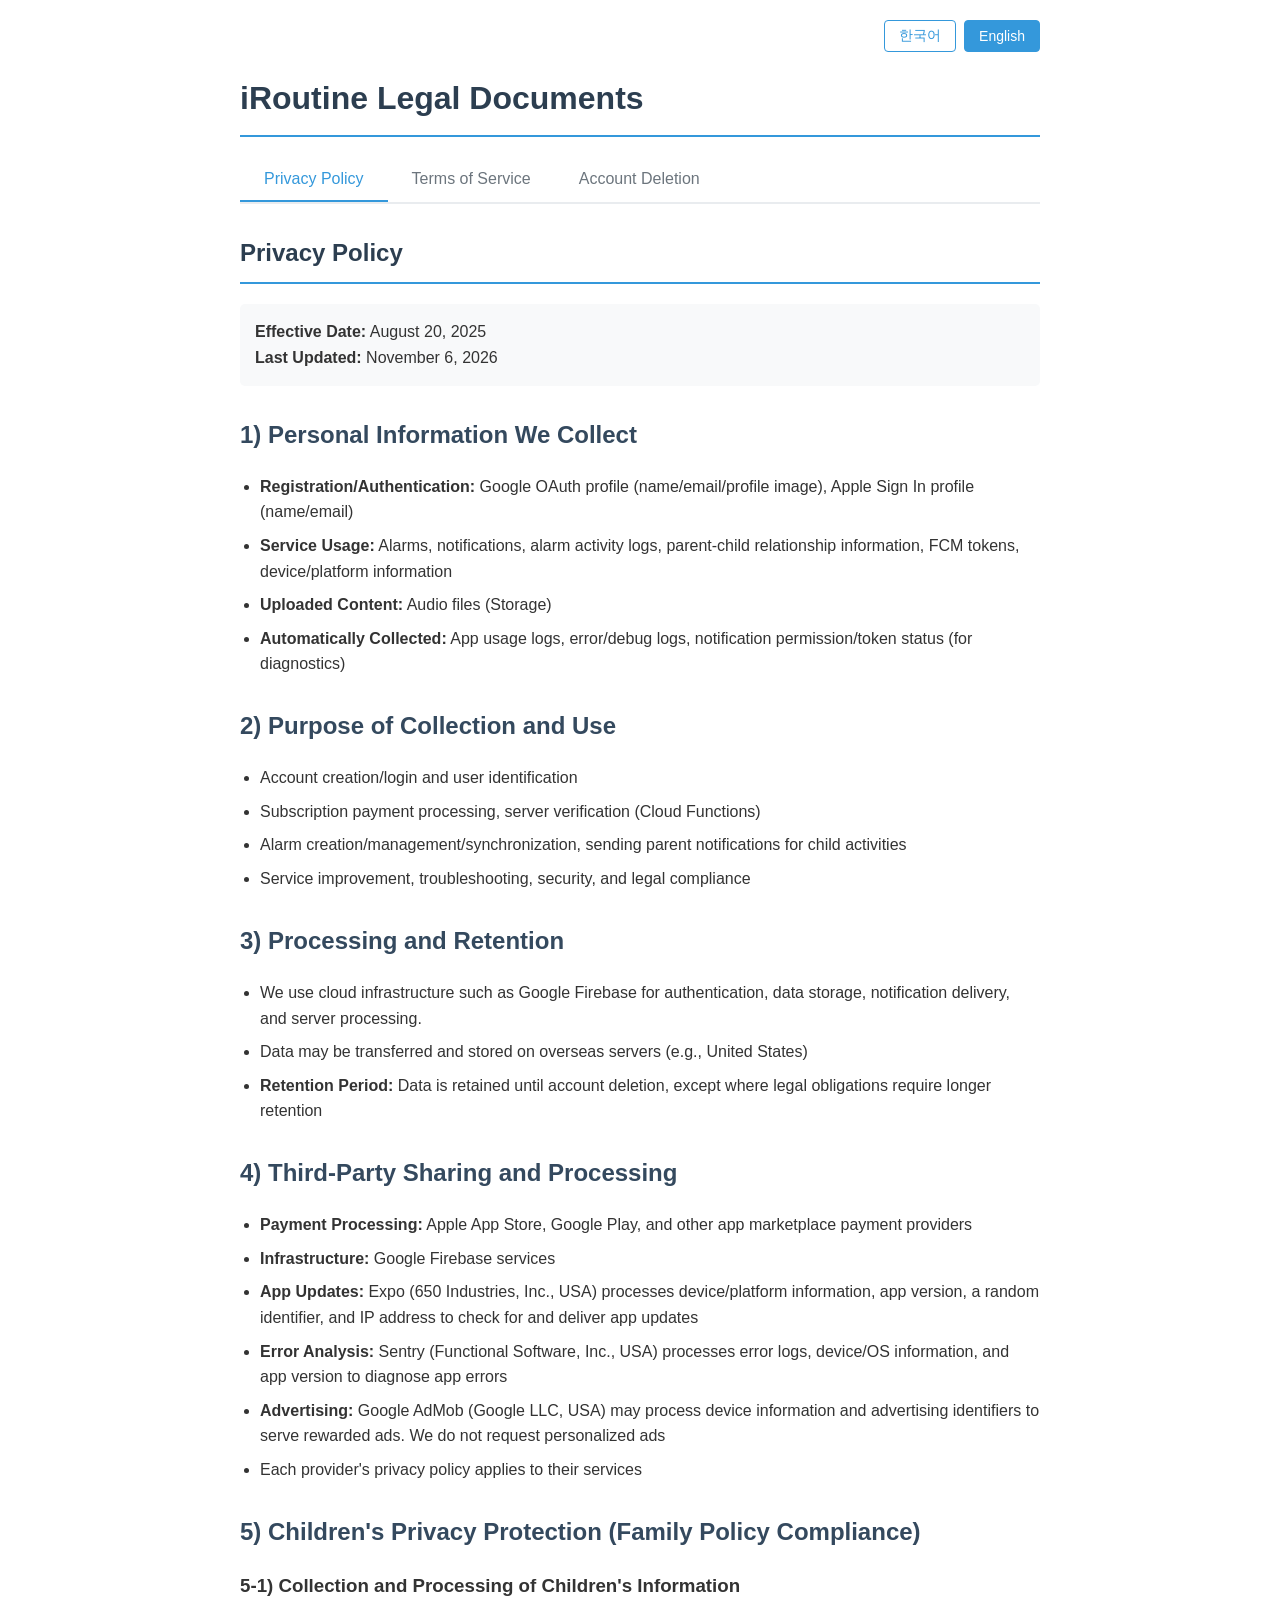
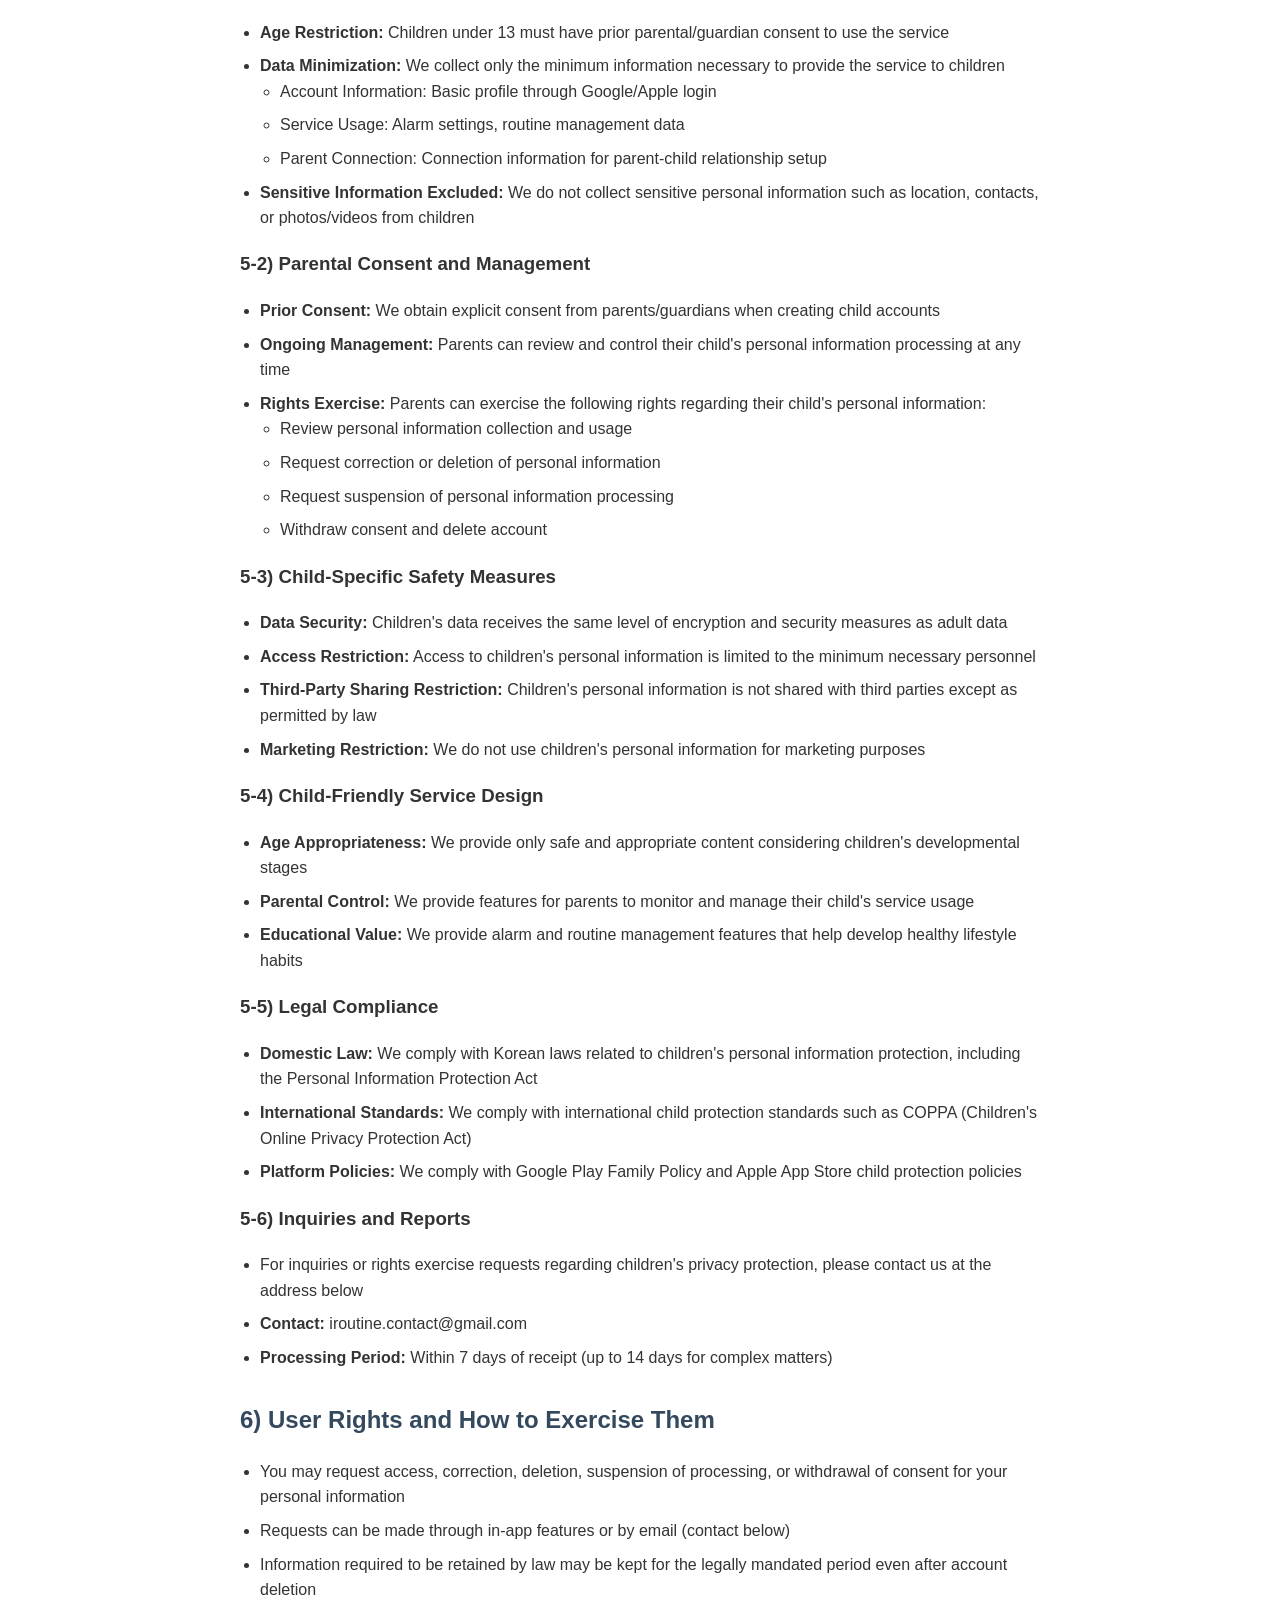
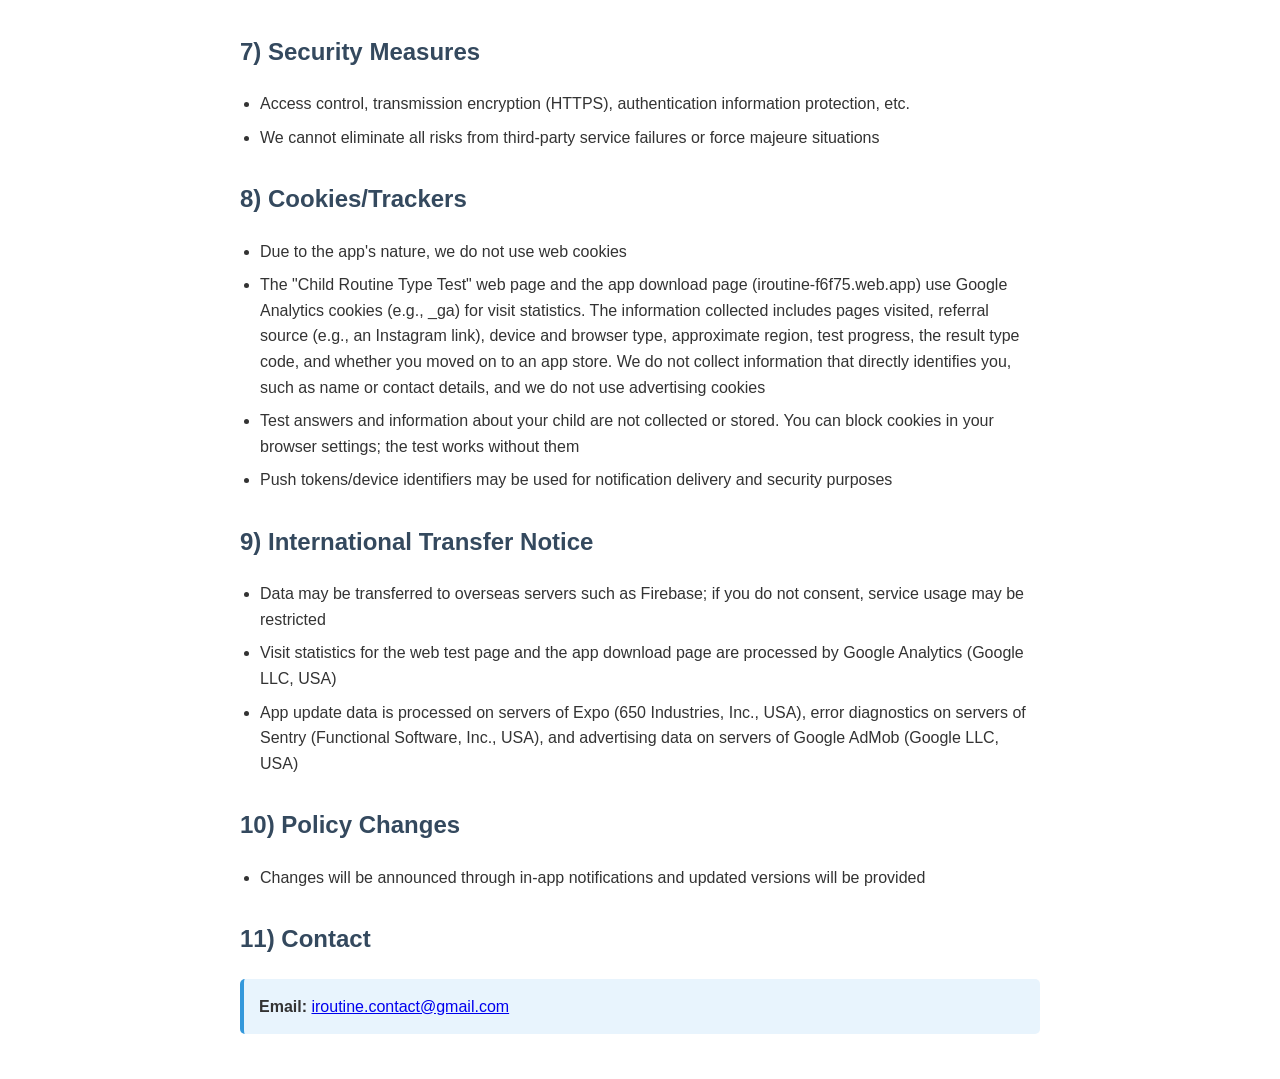
<file: index.html>
<!DOCTYPE html>
<html lang="ko">
    <head>
        <meta charset="UTF-8" />
        <meta name="viewport" content="width=device-width, initial-scale=1.0" />
        <title>iRoutine 개인정보처리방침 (Legal Documents)</title>
        <style>
            body {
                font-family: -apple-system, BlinkMacSystemFont, "Segoe UI",
                    Roboto, sans-serif;
                line-height: 1.6;
                max-width: 800px;
                margin: 0 auto;
                padding: 20px;
                color: #333;
            }
            h1 {
                color: #2c3e50;
                border-bottom: 2px solid #3498db;
                padding-bottom: 10px;
            }
            h2 {
                color: #34495e;
                margin-top: 30px;
            }
            .meta-info {
                background-color: #f8f9fa;
                padding: 15px;
                border-radius: 5px;
                margin-bottom: 30px;
            }
            .contact {
                background-color: #e8f4fd;
                padding: 15px;
                border-radius: 5px;
                border-left: 4px solid #3498db;
            }
            ul {
                padding-left: 20px;
            }
            li {
                margin-bottom: 8px;
            }
            .section {
                margin-bottom: 25px;
            }
            .lang-switch {
                display: flex;
                justify-content: flex-end;
                margin-bottom: 15px;
                gap: 8px;
            }
            .lang-btn {
                padding: 6px 14px;
                border: 1px solid #3498db;
                background: white;
                color: #3498db;
                border-radius: 4px;
                cursor: pointer;
                font-size: 14px;
                transition: all 0.2s;
            }
            .lang-btn.active {
                background: #3498db;
                color: white;
            }
            .lang-btn:hover {
                background: #3498db;
                color: white;
            }
            .nav-tabs {
                display: flex;
                border-bottom: 2px solid #e9ecef;
                margin-bottom: 30px;
                flex-wrap: wrap;
            }
            .nav-tab {
                padding: 12px 24px;
                background: none;
                border: none;
                cursor: pointer;
                font-size: 16px;
                font-weight: 500;
                color: #6c757d;
                border-bottom: 2px solid transparent;
                transition: all 0.3s ease;
            }
            .nav-tab.active {
                color: #3498db;
                border-bottom-color: #3498db;
            }
            .nav-tab:hover {
                color: #3498db;
            }
            .tab-content {
                display: none;
            }
            .tab-content.active {
                display: block;
            }
            .lang-content {
                display: none;
            }
            .lang-content.active {
                display: block;
            }
        </style>
    </head>
    <body>
        <div class="lang-switch">
            <button class="lang-btn active" onclick="switchLang('ko')">
                한국어
            </button>
            <button class="lang-btn" onclick="switchLang('en')">English</button>
        </div>

        <!-- Korean Content -->
        <div id="ko-content" class="lang-content active">
            <h1>iRoutine 법적 문서</h1>

            <div class="nav-tabs" id="ko-tabs">
                <button
                    class="nav-tab active"
                    onclick="showTab('privacy', 'ko')"
                >
                    개인정보처리방침
                </button>
                <button class="nav-tab" onclick="showTab('terms', 'ko')">
                    이용약관
                </button>
                <button class="nav-tab" onclick="showTab('deletion', 'ko')">
                    계정/데이터 삭제
                </button>
            </div>
        </div>

        <!-- English Content -->
        <div id="en-content" class="lang-content">
            <h1>iRoutine Legal Documents</h1>

            <div class="nav-tabs" id="en-tabs">
                <button
                    class="nav-tab active"
                    onclick="showTab('privacy', 'en')"
                >
                    Privacy Policy
                </button>
                <button class="nav-tab" onclick="showTab('terms', 'en')">
                    Terms of Service
                </button>
                <button class="nav-tab" onclick="showTab('deletion', 'en')">
                    Account Deletion
                </button>
            </div>
        </div>

        <!-- Korean Tabs -->
        <div id="ko-privacy-tab" class="tab-content active">
            <h2
                style="
                    color: #2c3e50;
                    border-bottom: 2px solid #3498db;
                    padding-bottom: 10px;
                "
            >
                개인정보처리방침 (국문)
            </h2>

            <div class="meta-info">
                <strong>시행일:</strong> 2025-08-20<br />
                <strong>최종 업데이트:</strong> 2026-11-06
            </div>

            <div class="section">
                <h2>1) 수집하는 개인정보 항목</h2>
                <ul>
                    <li>
                        <strong>가입/인증:</strong> Google OAuth
                        프로필(이름/이메일/프로필 이미지 등), Apple Sign In
                        프로필(이름/이메일 등)
                    </li>
                    <li>
                        <strong>서비스 이용:</strong> 알람, 알림, 알람 활동
                        기록, 부모-자녀 관계 정보, FCM 토큰, 기기/플랫폼 정보
                    </li>
                    <li>
                        <strong>업로드 콘텐츠:</strong> 오디오 파일 등(Storage)
                    </li>
                    <li>
                        <strong>자동 수집:</strong> 앱 이용 로그, 오류/디버그
                        로그, 알림 권한/토큰 상태(진단 목적)
                    </li>
                </ul>
            </div>

            <div class="section">
                <h2>2) 수집·이용 목적</h2>
                <ul>
                    <li>계정 생성/로그인 및 사용자 식별</li>
                    <li>구독 결제 처리, 서버 검증(Cloud Functions)</li>
                    <li>알람 생성/관리/동기화, 자녀 활동의 보호자 알림 전송</li>
                    <li>서비스 개선, 장애 대응, 보안 및 법령 준수</li>
                </ul>
            </div>

            <div class="section">
                <h2>3) 처리 및 보관</h2>
                <ul>
                    <li>
                        Google Firebase 등 클라우드 인프라를 이용하여 인증,
                        데이터 저장, 알림 전송 및 서버 처리를 수행합니다.
                    </li>
                    <li>
                        데이터는 해외(미국 등) 서버로 이전·보관될 수 있습니다
                    </li>
                    <li>
                        <strong>보유기간:</strong> 계정 삭제 시까지 보관하며,
                        관련 법령에 따른 의무 보관기간은 그에 따릅니다
                    </li>
                </ul>
            </div>

            <div class="section">
                <h2>4) 제3자 제공 및 처리위탁</h2>
                <ul>
                    <li>
                        <strong>결제 처리:</strong> Apple App Store, Google Play
                        등 앱마켓 결제사업자
                    </li>
                    <li><strong>인프라:</strong> Google Firebase 전반</li>
                    <li>
                        <strong>앱 업데이트:</strong> Expo(650 Industries, Inc.,
                        미국) — 앱 업데이트 확인·전달 시 기기/플랫폼 정보, 앱 버전,
                        임의 식별자, IP 주소가 처리됩니다
                    </li>
                    <li>
                        <strong>오류 분석:</strong> Sentry(Functional Software,
                        Inc., 미국) — 앱 오류 진단을 위해 오류 로그, 기기/운영체제
                        정보, 앱 버전이 처리됩니다
                    </li>
                    <li>
                        <strong>광고:</strong> Google AdMob(Google LLC, 미국) —
                        보상형 광고 제공 과정에서 기기 정보와 광고 식별자 등이
                        처리될 수 있으며, 맞춤형 광고는 요청하지 않습니다
                    </li>
                    <li>각 사업자의 개인정보 처리방침이 적용됩니다</li>
                </ul>
            </div>

            <div class="section">
                <h2>5) 아동의 개인정보 보호 (가족 정책 준수)</h2>

                <h3>5-1) 아동 정보 수집 및 처리</h3>
                <ul>
                    <li>
                        <strong>연령 제한:</strong> 만 13세 미만 아동의 경우
                        반드시 부모/보호자의 사전 동의를 받아 서비스를
                        이용합니다
                    </li>
                    <li>
                        <strong>수집 최소화:</strong> 아동에게는 서비스 제공에
                        필요한 최소한의 정보만 수집합니다
                        <ul>
                            <li>
                                계정 정보: Google/Apple 로그인을 통한 기본
                                프로필
                            </li>
                            <li>서비스 이용: 알람 설정, 루틴 관리 데이터</li>
                            <li>
                                부모 연동: 부모-자녀 관계 설정을 위한 연결 정보
                            </li>
                        </ul>
                    </li>
                    <li>
                        <strong>민감정보 제외:</strong> 아동의 위치정보, 연락처,
                        사진/영상 등 민감한 개인정보는 수집하지 않습니다
                    </li>
                </ul>

                <h3>5-2) 부모 동의 및 관리</h3>
                <ul>
                    <li>
                        <strong>사전 동의:</strong> 아동 계정 생성 시
                        부모/보호자의 명시적 동의를 받습니다
                    </li>
                    <li>
                        <strong>지속적 관리:</strong> 부모는 언제든지 자녀의
                        개인정보 처리 현황을 확인하고 통제할 수 있습니다
                    </li>
                    <li>
                        <strong>권리 행사:</strong> 부모는 자녀의 개인정보에
                        대해 다음 권리를 행사할 수 있습니다
                        <ul>
                            <li>개인정보 수집·이용 내역 확인</li>
                            <li>개인정보 정정·삭제 요구</li>
                            <li>개인정보 처리 정지 요구</li>
                            <li>동의 철회 및 계정 삭제</li>
                        </ul>
                    </li>
                </ul>

                <h3>5-3) 아동 맞춤 안전성 확보</h3>
                <ul>
                    <li>
                        <strong>데이터 보안:</strong> 아동 데이터는 성인
                        데이터와 동일한 수준의 암호화 및 보안 조치를 적용합니다
                    </li>
                    <li>
                        <strong>접근 제한:</strong> 아동 개인정보에 대한 접근
                        권한을 최소한의 필요 인원으로 제한합니다
                    </li>
                    <li>
                        <strong>제3자 제공 제한:</strong> 아동의 개인정보는
                        법령에서 허용하는 경우를 제외하고 제3자에게 제공하지
                        않습니다
                    </li>
                    <li>
                        <strong>마케팅 제한:</strong> 아동을 대상으로 한 마케팅
                        목적의 개인정보 이용은 하지 않습니다
                    </li>
                </ul>

                <h3>5-4) 아동 친화적 서비스 설계</h3>
                <ul>
                    <li>
                        <strong>연령 적합성:</strong> 아동의 발달 단계를 고려한
                        안전하고 적절한 콘텐츠만 제공합니다
                    </li>
                    <li>
                        <strong>부모 통제:</strong> 부모가 자녀의 서비스 이용을
                        모니터링하고 관리할 수 있는 기능을 제공합니다
                    </li>
                    <li>
                        <strong>교육적 가치:</strong> 건전한 생활 습관 형성에
                        도움이 되는 알람 및 루틴 관리 기능을 제공합니다
                    </li>
                </ul>

                <h3>5-5) 법적 준수 사항</h3>
                <ul>
                    <li>
                        <strong>국내법 준수:</strong> 개인정보보호법,
                        정보통신망법 등 국내 아동 개인정보 보호 관련 법령을
                        준수합니다
                    </li>
                    <li>
                        <strong>국제 기준:</strong> COPPA(미국 아동 온라인
                        개인정보보호법) 등 국제적 아동 보호 기준을 준수합니다
                    </li>
                    <li>
                        <strong>플랫폼 정책:</strong> Google Play 가족 정책,
                        Apple App Store 아동 보호 정책을 준수합니다
                    </li>
                </ul>

                <h3>5-6) 문의 및 신고</h3>
                <ul>
                    <li>
                        아동 개인정보 보호 관련 문의사항이나 권리 행사 요청은
                        하기 연락처로 문의해 주시기 바랍니다
                    </li>
                    <li>
                        <strong>전담 문의처:</strong> iroutine.contact@gmail.com
                    </li>
                    <li>
                        <strong>처리 기간:</strong> 접수 후 7일 이내 처리
                        (복잡한 사안의 경우 14일 이내)
                    </li>
                </ul>
            </div>

            <div class="section">
                <h2>6) 이용자 권리와 행사 방법</h2>
                <ul>
                    <li>
                        개인정보 열람·정정·삭제·처리정지, 동의 철회 요청 가능
                    </li>
                    <li>앱 내 기능 또는 이메일(하기 문의처)로 요청</li>
                    <li>
                        계정 삭제 후에도 법령상 보관 의무가 있는 정보는 해당
                        기간 동안 보관될 수 있습니다
                    </li>
                </ul>
            </div>

            <div class="section">
                <h2>7) 안전성 확보 조치</h2>
                <ul>
                    <li>
                        접근권한 통제, 전송구간 암호화(HTTPS), 인증정보 보호 등
                    </li>
                    <li>
                        제3자 서비스 장애/불가항력 상황에 대해 모든 위험을
                        제거할 수는 없습니다
                    </li>
                </ul>
            </div>

            <div class="section">
                <h2>8) 쿠키/추적기</h2>
                <ul>
                    <li>앱 특성상 웹 쿠키는 사용하지 않습니다</li>
                    <li>
                        웹 페이지 「우리 아이 루틴 유형 테스트」와 앱 다운로드 안내
                        페이지(iroutine-f6f75.web.app)는 방문 통계를 위해 Google
                        Analytics 쿠키(_ga 등)를 사용합니다. 수집되는 정보는 방문한
                        페이지, 유입 경로(예: 인스타그램 링크), 기기·브라우저 종류,
                        대략적인 지역, 테스트 진행 단계와 결과 유형 코드, 스토어 이동
                        여부이며, 이름·연락처 등 개인을 직접 식별하는
                        정보는 수집하지 않습니다. 광고용 쿠키는 사용하지 않습니다
                    </li>
                    <li>
                        테스트 답변과 아이 정보는 수집·저장하지 않습니다. 브라우저
                        설정에서 쿠키를 차단할 수 있으며, 차단해도 테스트 이용에는
                        지장이 없습니다
                    </li>
                    <li>
                        푸시 토큰/기기 식별자는 알림 전송·보안 목적으로 사용될
                        수 있습니다
                    </li>
                </ul>
            </div>

            <div class="section">
                <h2>9) 국외이전 고지</h2>
                <ul>
                    <li>
                        Firebase 등 해외 서버로 이전될 수 있으며, 이에 동의하지
                        않으면 서비스 이용에 제한이 있을 수 있습니다
                    </li>
                    <li>
                        웹 테스트 페이지와 앱 다운로드 안내 페이지의 방문 통계는
                        Google Analytics(Google LLC, 미국)를 통해 처리됩니다
                    </li>
                    <li>
                        앱 업데이트 확인·전달 정보는 Expo(650 Industries, Inc.,
                        미국), 오류 진단 정보는 Sentry(Functional Software, Inc.,
                        미국), 광고 관련 정보는 Google AdMob(Google LLC, 미국)
                        서버에서 처리됩니다
                    </li>
                </ul>
            </div>

            <div class="section">
                <h2>10) 정책 변경</h2>
                <ul>
                    <li>변경 시 앱 내 공지 및 업데이트된 버전을 제공합니다</li>
                </ul>
            </div>

            <div class="section">
                <h2>11) 문의처</h2>
                <div class="contact">
                    <strong>이메일:</strong>
                    <a href="mailto:iroutine.contact@gmail.com"
                        >iroutine.contact@gmail.com</a
                    >
                </div>
            </div>
        </div>

        <div id="ko-terms-tab" class="tab-content">
            <h2
                style="
                    color: #2c3e50;
                    border-bottom: 2px solid #3498db;
                    padding-bottom: 10px;
                "
            >
                이용약관 및 최종 사용자 라이선스 계약 (EULA)
            </h2>

            <div class="meta-info">
                <strong>시행일:</strong> 2025-08-20<br />
                <strong>최종 업데이트:</strong> 2025-08-20<br />
                <strong>문의:</strong> iroutine.contact@gmail.com
            </div>

            <div class="section">
                <h2>1) 목적 및 라이선스 부여</h2>
                <ul>
                    <li>
                        본 약관은 iRoutine(이하 "서비스")의 이용 조건 및 절차,
                        이용자와 회사의 권리·의무를 정합니다.
                    </li>
                    <li>
                        회사는 본 약관에 따라 이용자에게 서비스를 이용할 수 있는
                        비독점적, 양도불가능한 라이선스를 부여합니다.
                    </li>
                    <li>
                        본 약관은 최종 사용자 라이선스 계약(EULA)으로서의 효력을
                        가집니다.
                    </li>
                </ul>
            </div>

            <div class="section">
                <h2>2) 계정 및 자격</h2>
                <ul>
                    <li>
                        만 14세 미만의 이용은 보호자(부모) 계정의 동의 및 관리
                        하에 이루어집니다.
                    </li>
                    <li>
                        이용자는 가입 시 정확한 정보를 제공해야 하며, 타인의
                        권리를 침해하지 않습니다.
                    </li>
                </ul>
            </div>

            <div class="section">
                <h2>3) 서비스 내용</h2>
                <ul>
                    <li>
                        알람/루틴 생성·수정·삭제, 알림 전송, 부모-자녀 연동을
                        통한 보호자의 자녀 알람 관리 기능을 제공합니다.
                    </li>
                    <li>
                        알람/루틴의 생성·수정·삭제 기능은 보호자(부모) 계정에
                        제공되며, 자녀 계정은 보호자가 설정한 알람/루틴을 확인
                        및 수행(예: 출발/도착, 루틴 체크)하는 기능을 제공합니다.
                    </li>
                    <li>
                        회사는 서비스 운영 정책에 따라 보호자(부모) 계정의
                        알람/루틴 생성 기능에 일일 제공량 또는 이용 제한을 둘 수
                        있습니다. 보호자(부모)가 1일 1회를 초과하여 알람 또는
                        루틴을 추가로 생성하려는 경우, 추가 생성 기능 이용을
                        위해 광고 시청이 필요할 수 있으며, 구체적인 기준 및
                        정책은 서비스 내 안내에 따릅니다.
                    </li>
                    <li>
                        서비스는 지속적으로 개선·변경될 수 있으며, 중요한 변경
                        시 앱 공지로 안내합니다.
                    </li>
                </ul>
            </div>

            <div class="section">
                <h2>4) 구독 및 결제</h2>
                <ul>
                    <li>프리미엄 기능은 자동 갱신형 구독으로 제공됩니다.</li>
                    <li>
                        가격: 월 1,100원, 연 8,800원(실제 청구 금액과 세금은 각
                        앱마켓 표기/정책 기준을 따릅니다).
                    </li>
                    <li>
                        결제/청구/환불/취소는 Apple App Store 또는 Google Play
                        스토어 정책을 따릅니다.
                    </li>
                    <li>
                        구독은 현재 기간 종료 24시간 전 자동 갱신될 수 있으며,
                        갱신 관리는 각 스토어의 구독 관리 화면에서 할 수
                        있습니다.
                    </li>
                    <li>
                        구매 취소(청약철회) 관련: 취소/환불은 각 스토어 정책 및
                        심사 결과에 따릅니다.
                    </li>
                </ul>
            </div>

            <div class="section">
                <h2>5) 보호자-자녀 기능</h2>
                <ul>
                    <li>
                        보호자는 자녀 계정의 알람을 생성·변경·삭제할 수 있으며,
                        자녀 활동 알림을 수신할 수 있습니다.
                    </li>
                    <li>
                        보호자는 해당 기능 사용에 따른 책임을 부담하며, 자녀
                        개인정보를 적법하게 처리해야 합니다.
                    </li>
                </ul>
            </div>

            <div class="section">
                <h2>6) 이용자의 의무</h2>
                <ul>
                    <li>법령·약관·공지 준수 및 타인의 권리 침해 금지.</li>
                    <li>
                        계정 보안(비밀번호/기기 관리) 유지에 주의해야 합니다.
                    </li>
                </ul>
            </div>

            <div class="section">
                <h2>7) 금지 행위</h2>
                <ul>
                    <li>
                        비정상적 접근, 리버스 엔지니어링, 스팸/악성코드 유포,
                        타인의 계정·데이터 무단 접근 등.
                    </li>
                </ul>
            </div>

            <div class="section">
                <h2>8) 서비스 제공의 중단</h2>
                <ul>
                    <li>
                        시스템 점검, 천재지변, 제3자 서비스(Firebase, 앱마켓
                        결제 등) 장애로 일시 중단될 수 있습니다.
                    </li>
                </ul>
            </div>

            <div class="section">
                <h2>9) 지적재산권</h2>
                <ul>
                    <li>
                        서비스 및 제공 콘텐츠의 권리는 회사 또는 정당한
                        권리자에게 있으며, 무단 사용을 금합니다.
                    </li>
                </ul>
            </div>

            <div class="section">
                <h2>10) 책임 제한</h2>
                <ul>
                    <li>
                        무료 제공 기능 또는 불가항력·제3자 서비스 장애로 인한
                        손해에 대해 회사는 책임을 지지 않습니다.
                    </li>
                    <li>
                        유료 구독 관련 환불/청구 분쟁은 우선 각 스토어 정책을
                        따릅니다.
                    </li>
                </ul>
            </div>

            <div class="section">
                <h2>11) 계약 해지</h2>
                <ul>
                    <li>
                        이용자는 언제든지 각 스토어에서 구독을 해지할 수
                        있습니다. 계정 삭제는 앱 또는 문의 채널을 통해 요청할 수
                        있습니다.
                    </li>
                </ul>
            </div>

            <div class="section">
                <h2>12) 약관의 변경</h2>
                <ul>
                    <li>
                        변경 시 적용일자 및 사유를 사전에 공지합니다. 중요한
                        변경은 앱 내 공지와 함께 고지됩니다.
                    </li>
                </ul>
            </div>

            <div class="section">
                <h2>13) 준거법 및 분쟁 해결</h2>
                <ul>
                    <li>
                        대한민국 법률을 준거법으로 하며, 분쟁은 관할 법원에서
                        해결합니다.
                    </li>
                </ul>
            </div>

            <div class="section">
                <h2>14) 문의처</h2>
                <div class="contact">
                    <strong>이메일:</strong>
                    <a href="mailto:iroutine.contact@gmail.com"
                        >iroutine.contact@gmail.com</a
                    >
                </div>
            </div>
        </div>

        <div id="ko-deletion-tab" class="tab-content">
            <h2
                style="
                    color: #2c3e50;
                    border-bottom: 2px solid #3498db;
                    padding-bottom: 10px;
                "
            >
                계정/데이터 삭제 안내
            </h2>

            <div class="meta-info">
                <strong>시행일:</strong> 2025-08-20<br />
                <strong>최종 업데이트:</strong> 2025-08-20<br />
                <strong>문의:</strong> iroutine.contact@gmail.com
            </div>

            <div class="section">
                <h2>1) 삭제 대상 및 범위</h2>
                <ul>
                    <li>계정 기본 정보: 이름, 이메일, 역할(부모/자녀)</li>
                    <li>가족/관계 정보: 부모-자녀 연결 정보</li>
                    <li>
                        앱 데이터: 알람 설정, 알람 활동
                        기록(확인/해제/스누즈/놓침)
                    </li>
                    <li>기기 식별자: 푸시 알림용 FCM 토큰</li>
                </ul>
            </div>

            <div class="section">
                <h2>2) 보관 및 삭제 시점</h2>
                <ul>
                    <li>
                        법령 준수 및 분쟁 대응을 위해 최대 90일 이내 최소한의
                        기록을 보관할 수 있습니다.
                    </li>
                    <li>보관 기간 경과 후 관련 데이터는 영구 삭제됩니다.</li>
                </ul>
            </div>

            <div class="section">
                <h2>3) 계정/데이터 삭제 요청 방법</h2>
                <ul>
                    <li>아래 이메일로 삭제를 요청해 주세요.</li>
                    <li>
                        메일
                        <strong>제목에 반드시 [데이터 삭제 요청]</strong> 문구를
                        포함해 주세요.
                    </li>
                    <li>
                        요청 메일 본문에는 다음 정보를 기재해 주세요.
                        <ul>
                            <li><strong>성함</strong></li>
                            <li><strong>전화번호</strong></li>
                            <li>
                                <strong>로그인에 사용한 이메일 주소</strong>
                                (보내시는 이메일이 로그인 이메일과 동일하면 본인
                                확인에 유리합니다)
                            </li>
                        </ul>
                    </li>
                    <li>
                        <strong>처리 기간:</strong> 접수 후 영업일 기준 7~14일
                    </li>
                </ul>
                <div class="contact">
                    <p>
                        <strong>이메일:</strong>
                        <a
                            href="mailto:iroutine.contact@gmail.com?subject=%5B%EB%8D%B0%EC%9D%B4%ED%84%B0%20%EC%82%AD%EC%A0%9C%20%EC%9A%94%EC%B2%AD%5D&body=%EC%84%B1%ED%95%A8%3A%0A%EC%A0%84%ED%99%94%EB%B2%88%ED%98%B8%3A%0A%EB%A1%9C%EA%B7%B8%EC%9D%B8%EC%97%90%20%EC%82%AC%EC%9A%A9%ED%95%9C%20%EC%9D%B4%EB%A9%94%EC%9D%BC%20%EC%A3%BC%EC%86%8C%3A%0A%EA%B8%B0%ED%83%80%20%EC%9A%94%EC%B2%AD%EC%82%AC%ED%95%AD%3A%0A%0A%EC%A3%BC%EC%9D%98%3A%20%EA%B3%84%EC%A0%95%20%EC%82%AD%EC%A0%9C%EB%8A%94%20%EB%B3%B5%EA%B5%AC%EA%B0%80%20%EB%B6%88%EA%B0%80%ED%95%A9%EB%8B%88%EB%8B%A4%2E"
                            >iroutine.contact@gmail.com</a
                        >
                    </p>
                    <p style="margin-top: 8px; font-size: 14px; color: #555">
                        예시 제목: [데이터 삭제 요청] iRoutine 계정 삭제 요청
                    </p>
                </div>
            </div>

            <div class="section">
                <h2>4) 주의사항</h2>
                <ul>
                    <li>삭제 완료 후에는 복구가 불가능합니다.</li>
                    <li>
                        부모/자녀 관계로 연결된 다른 사용자에게 영향이 있을 수
                        있으니 신중히 요청해 주세요.
                    </li>
                </ul>
            </div>
        </div>

        <!-- English Tabs -->
        <div id="en-privacy-tab" class="tab-content">
            <h2
                style="
                    color: #2c3e50;
                    border-bottom: 2px solid #3498db;
                    padding-bottom: 10px;
                "
            >
                Privacy Policy
            </h2>

            <div class="meta-info">
                <strong>Effective Date:</strong> August 20, 2025<br />
                <strong>Last Updated:</strong> November 6, 2026
            </div>

            <div class="section">
                <h2>1) Personal Information We Collect</h2>
                <ul>
                    <li>
                        <strong>Registration/Authentication:</strong> Google
                        OAuth profile (name/email/profile image), Apple Sign In
                        profile (name/email)
                    </li>
                    <li>
                        <strong>Service Usage:</strong> Alarms, notifications,
                        alarm activity logs, parent-child relationship
                        information, FCM tokens, device/platform information
                    </li>
                    <li>
                        <strong>Uploaded Content:</strong> Audio files (Storage)
                    </li>
                    <li>
                        <strong>Automatically Collected:</strong> App usage
                        logs, error/debug logs, notification permission/token
                        status (for diagnostics)
                    </li>
                </ul>
            </div>

            <div class="section">
                <h2>2) Purpose of Collection and Use</h2>
                <ul>
                    <li>Account creation/login and user identification</li>
                    <li>
                        Subscription payment processing, server verification
                        (Cloud Functions)
                    </li>
                    <li>
                        Alarm creation/management/synchronization, sending
                        parent notifications for child activities
                    </li>
                    <li>
                        Service improvement, troubleshooting, security, and
                        legal compliance
                    </li>
                </ul>
            </div>

            <div class="section">
                <h2>3) Processing and Retention</h2>
                <ul>
                    <li>
                        We use cloud infrastructure such as Google Firebase for
                        authentication, data storage, notification delivery, and
                        server processing.
                    </li>
                    <li>
                        Data may be transferred and stored on overseas servers
                        (e.g., United States)
                    </li>
                    <li>
                        <strong>Retention Period:</strong> Data is retained
                        until account deletion, except where legal obligations
                        require longer retention
                    </li>
                </ul>
            </div>

            <div class="section">
                <h2>4) Third-Party Sharing and Processing</h2>
                <ul>
                    <li>
                        <strong>Payment Processing:</strong> Apple App Store,
                        Google Play, and other app marketplace payment providers
                    </li>
                    <li>
                        <strong>Infrastructure:</strong> Google Firebase
                        services
                    </li>
                    <li>
                        <strong>App Updates:</strong> Expo (650 Industries, Inc.,
                        USA) processes device/platform information, app version,
                        a random identifier, and IP address to check for and
                        deliver app updates
                    </li>
                    <li>
                        <strong>Error Analysis:</strong> Sentry (Functional
                        Software, Inc., USA) processes error logs, device/OS
                        information, and app version to diagnose app errors
                    </li>
                    <li>
                        <strong>Advertising:</strong> Google AdMob (Google LLC,
                        USA) may process device information and advertising
                        identifiers to serve rewarded ads. We do not request
                        personalized ads
                    </li>
                    <li>
                        Each provider's privacy policy applies to their services
                    </li>
                </ul>
            </div>

            <div class="section">
                <h2>
                    5) Children's Privacy Protection (Family Policy Compliance)
                </h2>

                <h3>
                    5-1) Collection and Processing of Children's Information
                </h3>
                <ul>
                    <li>
                        <strong>Age Restriction:</strong> Children under 13 must
                        have prior parental/guardian consent to use the service
                    </li>
                    <li>
                        <strong>Data Minimization:</strong> We collect only the
                        minimum information necessary to provide the service to
                        children
                        <ul>
                            <li>
                                Account Information: Basic profile through
                                Google/Apple login
                            </li>
                            <li>
                                Service Usage: Alarm settings, routine
                                management data
                            </li>
                            <li>
                                Parent Connection: Connection information for
                                parent-child relationship setup
                            </li>
                        </ul>
                    </li>
                    <li>
                        <strong>Sensitive Information Excluded:</strong> We do
                        not collect sensitive personal information such as
                        location, contacts, or photos/videos from children
                    </li>
                </ul>

                <h3>5-2) Parental Consent and Management</h3>
                <ul>
                    <li>
                        <strong>Prior Consent:</strong> We obtain explicit
                        consent from parents/guardians when creating child
                        accounts
                    </li>
                    <li>
                        <strong>Ongoing Management:</strong> Parents can review
                        and control their child's personal information
                        processing at any time
                    </li>
                    <li>
                        <strong>Rights Exercise:</strong> Parents can exercise
                        the following rights regarding their child's personal
                        information:
                        <ul>
                            <li>
                                Review personal information collection and usage
                            </li>
                            <li>
                                Request correction or deletion of personal
                                information
                            </li>
                            <li>
                                Request suspension of personal information
                                processing
                            </li>
                            <li>Withdraw consent and delete account</li>
                        </ul>
                    </li>
                </ul>

                <h3>5-3) Child-Specific Safety Measures</h3>
                <ul>
                    <li>
                        <strong>Data Security:</strong> Children's data receives
                        the same level of encryption and security measures as
                        adult data
                    </li>
                    <li>
                        <strong>Access Restriction:</strong> Access to
                        children's personal information is limited to the
                        minimum necessary personnel
                    </li>
                    <li>
                        <strong>Third-Party Sharing Restriction:</strong>
                        Children's personal information is not shared with third
                        parties except as permitted by law
                    </li>
                    <li>
                        <strong>Marketing Restriction:</strong> We do not use
                        children's personal information for marketing purposes
                    </li>
                </ul>

                <h3>5-4) Child-Friendly Service Design</h3>
                <ul>
                    <li>
                        <strong>Age Appropriateness:</strong> We provide only
                        safe and appropriate content considering children's
                        developmental stages
                    </li>
                    <li>
                        <strong>Parental Control:</strong> We provide features
                        for parents to monitor and manage their child's service
                        usage
                    </li>
                    <li>
                        <strong>Educational Value:</strong> We provide alarm and
                        routine management features that help develop healthy
                        lifestyle habits
                    </li>
                </ul>

                <h3>5-5) Legal Compliance</h3>
                <ul>
                    <li>
                        <strong>Domestic Law:</strong> We comply with Korean
                        laws related to children's personal information
                        protection, including the Personal Information
                        Protection Act
                    </li>
                    <li>
                        <strong>International Standards:</strong> We comply with
                        international child protection standards such as COPPA
                        (Children's Online Privacy Protection Act)
                    </li>
                    <li>
                        <strong>Platform Policies:</strong> We comply with
                        Google Play Family Policy and Apple App Store child
                        protection policies
                    </li>
                </ul>

                <h3>5-6) Inquiries and Reports</h3>
                <ul>
                    <li>
                        For inquiries or rights exercise requests regarding
                        children's privacy protection, please contact us at the
                        address below
                    </li>
                    <li>
                        <strong>Contact:</strong> iroutine.contact@gmail.com
                    </li>
                    <li>
                        <strong>Processing Period:</strong> Within 7 days of
                        receipt (up to 14 days for complex matters)
                    </li>
                </ul>
            </div>

            <div class="section">
                <h2>6) User Rights and How to Exercise Them</h2>
                <ul>
                    <li>
                        You may request access, correction, deletion, suspension
                        of processing, or withdrawal of consent for your
                        personal information
                    </li>
                    <li>
                        Requests can be made through in-app features or by email
                        (contact below)
                    </li>
                    <li>
                        Information required to be retained by law may be kept
                        for the legally mandated period even after account
                        deletion
                    </li>
                </ul>
            </div>

            <div class="section">
                <h2>7) Security Measures</h2>
                <ul>
                    <li>
                        Access control, transmission encryption (HTTPS),
                        authentication information protection, etc.
                    </li>
                    <li>
                        We cannot eliminate all risks from third-party service
                        failures or force majeure situations
                    </li>
                </ul>
            </div>

            <div class="section">
                <h2>8) Cookies/Trackers</h2>
                <ul>
                    <li>Due to the app's nature, we do not use web cookies</li>
                    <li>
                        The "Child Routine Type Test" web page and the app download
                        page (iroutine-f6f75.web.app) use Google Analytics cookies
                        (e.g., _ga) for visit statistics. The information collected
                        includes pages visited, referral source (e.g., an Instagram
                        link), device and browser type, approximate region, test
                        progress, the result type code, and whether you moved on to
                        an app store. We do not collect information that
                        directly identifies you, such as name or contact details,
                        and we do not use advertising cookies
                    </li>
                    <li>
                        Test answers and information about your child are not
                        collected or stored. You can block cookies in your browser
                        settings; the test works without them
                    </li>
                    <li>
                        Push tokens/device identifiers may be used for
                        notification delivery and security purposes
                    </li>
                </ul>
            </div>

            <div class="section">
                <h2>9) International Transfer Notice</h2>
                <ul>
                    <li>
                        Data may be transferred to overseas servers such as
                        Firebase; if you do not consent, service usage may be
                        restricted
                    </li>
                    <li>
                        Visit statistics for the web test page and the app download
                        page are processed by Google Analytics (Google LLC, USA)
                    </li>
                    <li>
                        App update data is processed on servers of Expo (650
                        Industries, Inc., USA), error diagnostics on servers of
                        Sentry (Functional Software, Inc., USA), and advertising
                        data on servers of Google AdMob (Google LLC, USA)
                    </li>
                </ul>
            </div>

            <div class="section">
                <h2>10) Policy Changes</h2>
                <ul>
                    <li>
                        Changes will be announced through in-app notifications
                        and updated versions will be provided
                    </li>
                </ul>
            </div>

            <div class="section">
                <h2>11) Contact</h2>
                <div class="contact">
                    <strong>Email:</strong>
                    <a href="mailto:iroutine.contact@gmail.com"
                        >iroutine.contact@gmail.com</a
                    >
                </div>
            </div>
        </div>

        <div id="en-terms-tab" class="tab-content">
            <h2
                style="
                    color: #2c3e50;
                    border-bottom: 2px solid #3498db;
                    padding-bottom: 10px;
                "
            >
                Terms of Service and End User License Agreement (EULA)
            </h2>

            <div class="meta-info">
                <strong>Effective Date:</strong> August 20, 2025<br />
                <strong>Last Updated:</strong> August 20, 2025<br />
                <strong>Contact:</strong> iroutine.contact@gmail.com
            </div>

            <div class="section">
                <h2>1) Purpose and License Grant</h2>
                <ul>
                    <li>
                        These terms establish the conditions and procedures for
                        using iRoutine (the "Service") and the rights and
                        obligations of users and the company.
                    </li>
                    <li>
                        The company grants users a non-exclusive,
                        non-transferable license to use the Service in
                        accordance with these terms.
                    </li>
                    <li>
                        These terms serve as an End User License Agreement
                        (EULA).
                    </li>
                </ul>
            </div>

            <div class="section">
                <h2>2) Account and Eligibility</h2>
                <ul>
                    <li>
                        Use by persons under 14 years of age requires consent
                        and supervision from a parent/guardian account.
                    </li>
                    <li>
                        Users must provide accurate information when registering
                        and must not infringe on others' rights.
                    </li>
                </ul>
            </div>

            <div class="section">
                <h2>3) Service Description</h2>
                <ul>
                    <li>
                        We provide alarm/routine creation, modification,
                        deletion, notification delivery, and parent-child
                        linking for parental management of children's alarms.
                    </li>
                    <li>
                        Alarm/routine creation, modification, and deletion
                        features are provided to parent accounts; child accounts
                        can view and perform (e.g., departure/arrival, routine
                        check) alarms/routines set by parents.
                    </li>
                    <li>
                        The company may set daily limits or usage restrictions
                        on alarm/routine creation for parent accounts according
                        to service operation policies. If a parent wishes to
                        create more than one alarm or routine per day, ad
                        viewing may be required for additional creation;
                        specific criteria and policies are provided within the
                        service.
                    </li>
                    <li>
                        The service may be continuously improved and changed;
                        significant changes will be announced through in-app
                        notifications.
                    </li>
                </ul>
            </div>

            <div class="section">
                <h2>4) Subscription and Payment</h2>
                <ul>
                    <li>
                        Premium features are provided through auto-renewing
                        subscriptions.
                    </li>
                    <li>
                        Pricing is displayed in your local currency within the app.
                        Actual charges and taxes follow each app marketplace's display/policy.
                    </li>
                    <li>
                        Payment/billing/refunds/cancellation follow Apple App
                        Store or Google Play Store policies.
                    </li>
                    <li>
                        Subscriptions may auto-renew 24 hours before the current
                        period ends; renewal management can be done in each
                        store's subscription management screen.
                    </li>
                    <li>
                        Regarding purchase cancellation (withdrawal):
                        Cancellation/refund follows each store's policy and
                        review results.
                    </li>
                </ul>
            </div>

            <div class="section">
                <h2>5) Parent-Child Features</h2>
                <ul>
                    <li>
                        Parents can create, modify, and delete alarms for child
                        accounts and receive notifications about child
                        activities.
                    </li>
                    <li>
                        Parents bear responsibility for using these features and
                        must process children's personal information lawfully.
                    </li>
                </ul>
            </div>

            <div class="section">
                <h2>6) User Obligations</h2>
                <ul>
                    <li>
                        Comply with laws, terms, and notices; do not infringe on
                        others' rights.
                    </li>
                    <li>
                        Maintain account security (password/device management).
                    </li>
                </ul>
            </div>

            <div class="section">
                <h2>7) Prohibited Activities</h2>
                <ul>
                    <li>
                        Abnormal access, reverse engineering, spam/malware
                        distribution, unauthorized access to others'
                        accounts/data, etc.
                    </li>
                </ul>
            </div>

            <div class="section">
                <h2>8) Service Interruption</h2>
                <ul>
                    <li>
                        Service may be temporarily suspended due to system
                        maintenance, natural disasters, or third-party service
                        (Firebase, app marketplace payment, etc.) failures.
                    </li>
                </ul>
            </div>

            <div class="section">
                <h2>9) Intellectual Property</h2>
                <ul>
                    <li>
                        Rights to the service and provided content belong to the
                        company or legitimate rights holders; unauthorized use
                        is prohibited.
                    </li>
                </ul>
            </div>

            <div class="section">
                <h2>10) Limitation of Liability</h2>
                <ul>
                    <li>
                        The company is not liable for damages from free features
                        or force majeure/third-party service failures.
                    </li>
                    <li>
                        Refund/billing disputes related to paid subscriptions
                        primarily follow each store's policy.
                    </li>
                </ul>
            </div>

            <div class="section">
                <h2>11) Contract Termination</h2>
                <ul>
                    <li>
                        Users may cancel subscriptions at any time through each
                        store. Account deletion can be requested through the app
                        or contact channels.
                    </li>
                </ul>
            </div>

            <div class="section">
                <h2>12) Changes to Terms</h2>
                <ul>
                    <li>
                        Changes will be announced in advance with effective date
                        and reasons. Significant changes will be notified
                        through in-app announcements.
                    </li>
                </ul>
            </div>

            <div class="section">
                <h2>13) Governing Law and Dispute Resolution</h2>
                <ul>
                    <li>
                        Korean law governs these terms; disputes will be
                        resolved in the competent court.
                    </li>
                </ul>
            </div>

            <div class="section">
                <h2>14) Contact</h2>
                <div class="contact">
                    <strong>Email:</strong>
                    <a href="mailto:iroutine.contact@gmail.com"
                        >iroutine.contact@gmail.com</a
                    >
                </div>
            </div>
        </div>

        <div id="en-deletion-tab" class="tab-content">
            <h2
                style="
                    color: #2c3e50;
                    border-bottom: 2px solid #3498db;
                    padding-bottom: 10px;
                "
            >
                Account/Data Deletion Guide
            </h2>

            <div class="meta-info">
                <strong>Effective Date:</strong> August 20, 2025<br />
                <strong>Last Updated:</strong> August 20, 2025<br />
                <strong>Contact:</strong> iroutine.contact@gmail.com
            </div>

            <div class="section">
                <h2>1) Scope of Deletion</h2>
                <ul>
                    <li>
                        Basic Account Information: Name, email, role
                        (parent/child)
                    </li>
                    <li>
                        Family/Relationship Information: Parent-child connection
                        information
                    </li>
                    <li>
                        App Data: Alarm settings, alarm activity logs
                        (confirmed/dismissed/snoozed/missed)
                    </li>
                    <li>
                        Device Identifiers: FCM tokens for push notifications
                    </li>
                </ul>
            </div>

            <div class="section">
                <h2>2) Retention and Deletion Timeline</h2>
                <ul>
                    <li>
                        Minimal records may be retained for up to 90 days for
                        legal compliance and dispute resolution.
                    </li>
                    <li>
                        Related data will be permanently deleted after the
                        retention period.
                    </li>
                </ul>
            </div>

            <div class="section">
                <h2>3) How to Request Account/Data Deletion</h2>
                <ul>
                    <li>Please request deletion via the email below.</li>
                    <li>
                        Email subject
                        <strong>must include [Data Deletion Request]</strong>.
                    </li>
                    <li>
                        Please include the following information in your email:
                        <ul>
                            <li><strong>Full Name</strong></li>
                            <li><strong>Phone Number</strong></li>
                            <li>
                                <strong>Email address used for login</strong>
                                (Using the same email for the request helps
                                verify your identity)
                            </li>
                        </ul>
                    </li>
                    <li>
                        <strong>Processing Time:</strong> 7-14 business days
                        after receipt
                    </li>
                </ul>
                <div class="contact">
                    <p>
                        <strong>Email:</strong>
                        <a
                            href="mailto:iroutine.contact@gmail.com?subject=%5BData%20Deletion%20Request%5D&body=Full%20Name%3A%0APhone%20Number%3A%0ALogin%20Email%3A%0AOther%20Requests%3A%0A%0ANote%3A%20Account%20deletion%20is%20irreversible."
                            >iroutine.contact@gmail.com</a
                        >
                    </p>
                    <p style="margin-top: 8px; font-size: 14px; color: #555">
                        Example subject: [Data Deletion Request] iRoutine
                        Account Deletion Request
                    </p>
                </div>
            </div>

            <div class="section">
                <h2>4) Important Notes</h2>
                <ul>
                    <li>Deletion is irreversible once completed.</li>
                    <li>
                        Please consider carefully as this may affect other users
                        connected through parent/child relationships.
                    </li>
                </ul>
            </div>
        </div>

        <script>
            let currentLang = (navigator.language || "ko").startsWith("ko") ? "ko" : "en";

            // 초기 언어 설정 적용
            (function initLang() {
                if (currentLang === "en") {
                    document.querySelectorAll(".lang-content").forEach(c => c.classList.remove("active"));
                    document.getElementById("en-content").classList.add("active");
                    document.querySelectorAll(".tab-content").forEach(c => c.classList.remove("active"));
                    document.getElementById("en-privacy-tab").classList.add("active");
                    document.querySelectorAll(".lang-btn").forEach(btn => {
                        btn.classList.toggle("active", btn.textContent.trim() === "English");
                    });
                }
            })();

            function switchLang(lang) {
                currentLang = lang;

                // Update language buttons
                document.querySelectorAll(".lang-btn").forEach((btn) => {
                    btn.classList.remove("active");
                });
                event.target.classList.add("active");

                // Show/hide language content
                document
                    .querySelectorAll(".lang-content")
                    .forEach((content) => {
                        content.classList.remove("active");
                    });
                document
                    .getElementById(lang + "-content")
                    .classList.add("active");

                // Show/hide tab contents
                document.querySelectorAll(".tab-content").forEach((content) => {
                    content.classList.remove("active");
                });
                document
                    .getElementById(lang + "-privacy-tab")
                    .classList.add("active");

                // Reset tab buttons
                document.querySelectorAll(".nav-tab").forEach((btn) => {
                    btn.classList.remove("active");
                });
                document
                    .querySelector("#" + lang + "-tabs .nav-tab")
                    .classList.add("active");
            }

            function showTab(tabName, lang) {
                lang = lang || currentLang;

                // Hide all tab contents for current language
                document.querySelectorAll(".tab-content").forEach((content) => {
                    content.classList.remove("active");
                });

                // Show selected tab
                document
                    .getElementById(lang + "-" + tabName + "-tab")
                    .classList.add("active");

                // Update tab buttons
                document
                    .querySelectorAll("#" + lang + "-tabs .nav-tab")
                    .forEach((btn) => {
                        btn.classList.remove("active");
                    });
                event.target.classList.add("active");
            }
        </script>
    </body>
</html>
</file>
